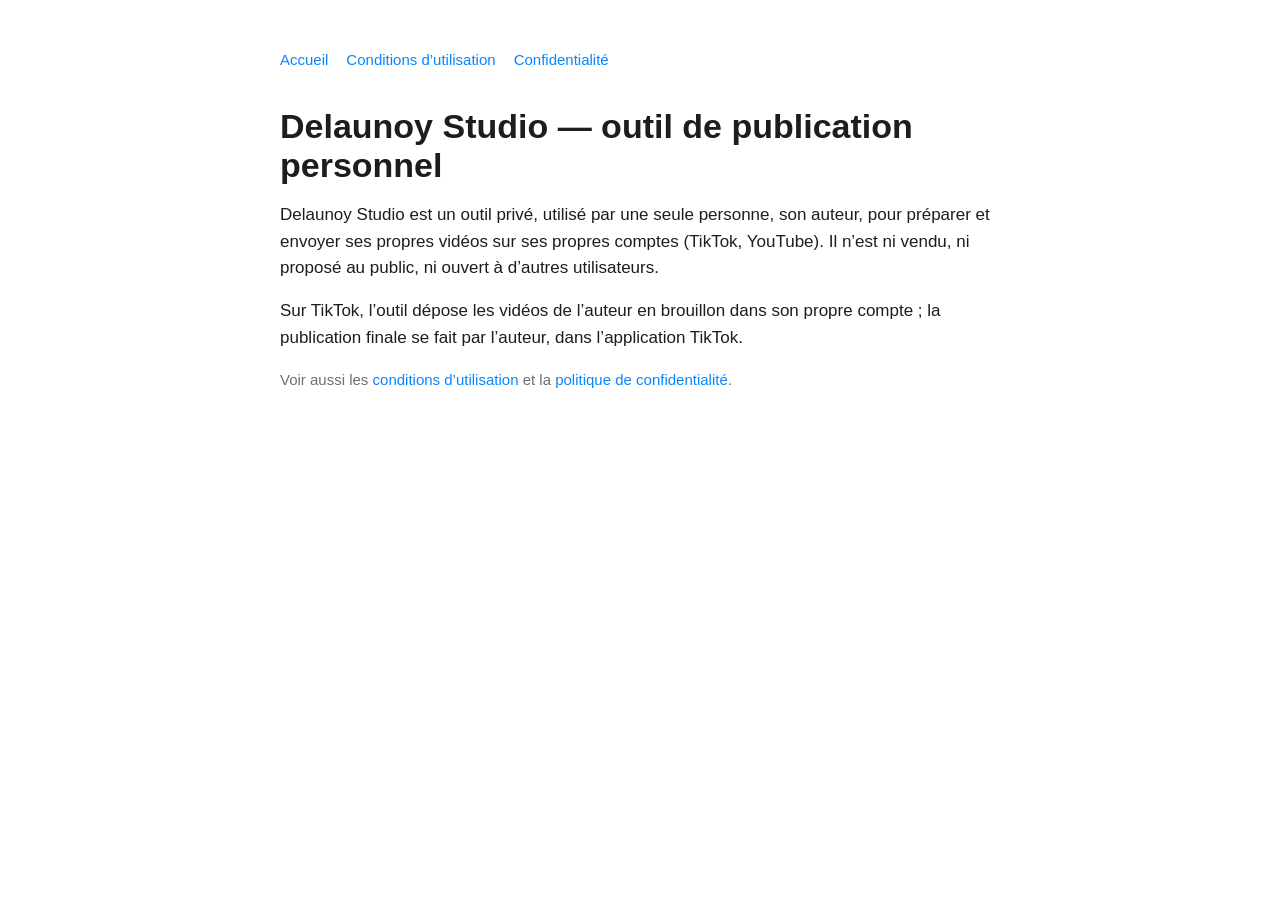
<file: index.html>
<!doctype html><html lang="fr"><head><meta charset="utf-8"><meta name="viewport" content="width=device-width, initial-scale=1"><title>Delaunoy Studio</title><link rel="stylesheet" href="style.css"></head>
<body><main><nav><a href="./">Accueil</a><a href="conditions.html">Conditions d’utilisation</a><a href="confidentialite.html">Confidentialité</a></nav>
<h1>Delaunoy Studio — outil de publication personnel</h1>
<p>Delaunoy Studio est un outil privé, utilisé par une seule personne, son auteur, pour préparer et envoyer ses propres vidéos sur ses propres comptes (TikTok, YouTube). Il n’est ni vendu, ni proposé au public, ni ouvert à d’autres utilisateurs.</p>
<p>Sur TikTok, l’outil dépose les vidéos de l’auteur en brouillon dans son propre compte ; la publication finale se fait par l’auteur, dans l’application TikTok.</p>
<p class="m">Voir aussi les <a href="conditions.html">conditions d’utilisation</a> et la <a href="confidentialite.html">politique de confidentialité</a>.</p>
</main></body></html>
</file>
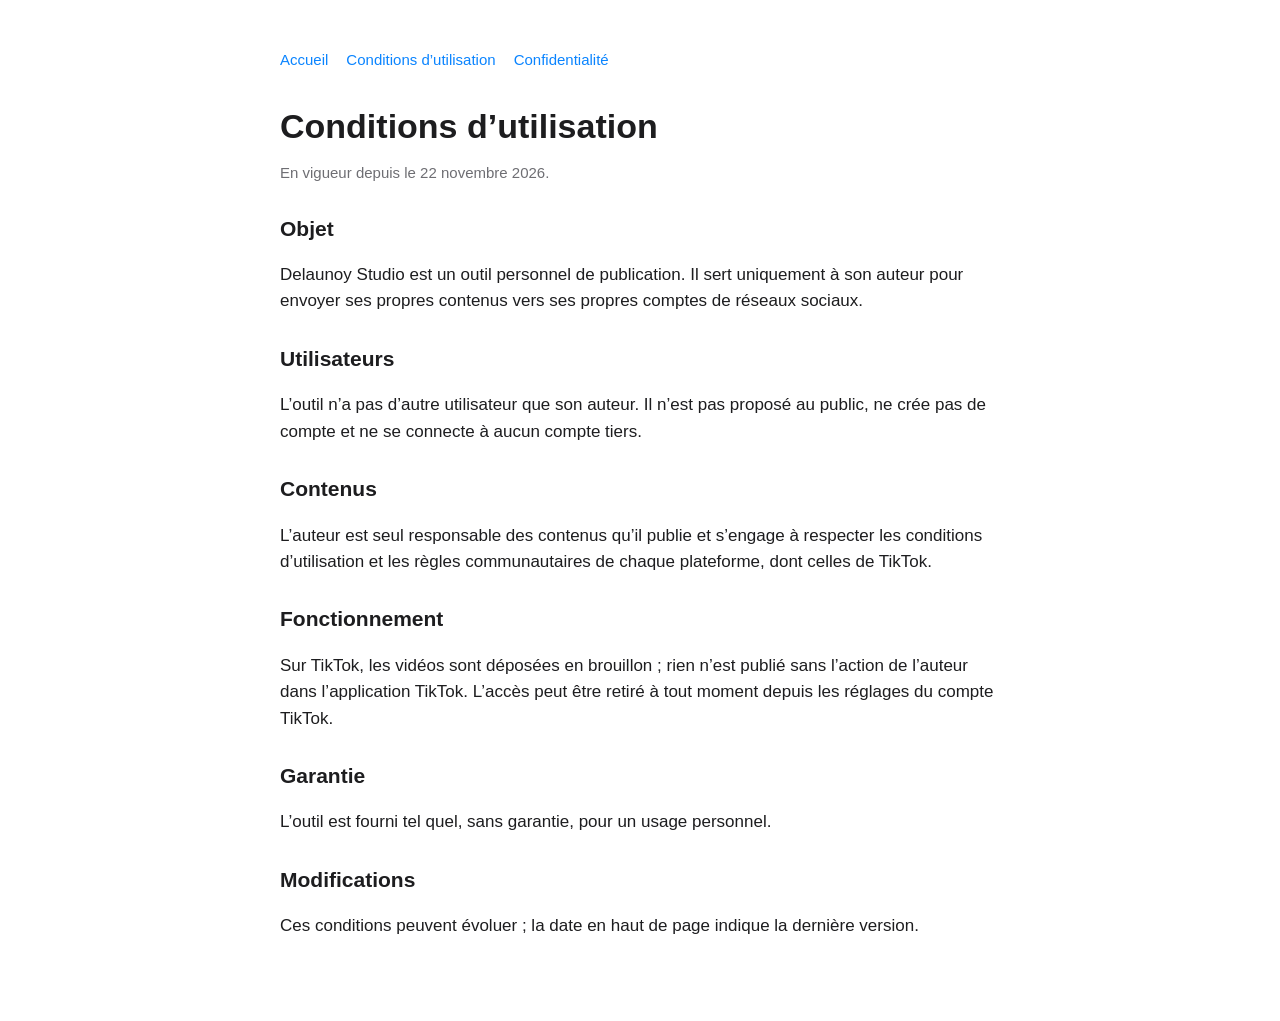
<file: conditions.html>
<!doctype html><html lang="fr"><head><meta charset="utf-8"><meta name="viewport" content="width=device-width, initial-scale=1"><title>Conditions d’utilisation — Delaunoy Studio</title><link rel="stylesheet" href="style.css"></head>
<body><main><nav><a href="./">Accueil</a><a href="conditions.html">Conditions d’utilisation</a><a href="confidentialite.html">Confidentialité</a></nav>
<h1>Conditions d’utilisation</h1><p class="m">En vigueur depuis le 22 novembre 2026.</p>
<h2>Objet</h2><p>Delaunoy Studio est un outil personnel de publication. Il sert uniquement à son auteur pour envoyer ses propres contenus vers ses propres comptes de réseaux sociaux.</p>
<h2>Utilisateurs</h2><p>L’outil n’a pas d’autre utilisateur que son auteur. Il n’est pas proposé au public, ne crée pas de compte et ne se connecte à aucun compte tiers.</p>
<h2>Contenus</h2><p>L’auteur est seul responsable des contenus qu’il publie et s’engage à respecter les conditions d’utilisation et les règles communautaires de chaque plateforme, dont celles de TikTok.</p>
<h2>Fonctionnement</h2><p>Sur TikTok, les vidéos sont déposées en brouillon ; rien n’est publié sans l’action de l’auteur dans l’application TikTok. L’accès peut être retiré à tout moment depuis les réglages du compte TikTok.</p>
<h2>Garantie</h2><p>L’outil est fourni tel quel, sans garantie, pour un usage personnel.</p>
<h2>Modifications</h2><p>Ces conditions peuvent évoluer ; la date en haut de page indique la dernière version.</p>
</main></body></html>
</file>
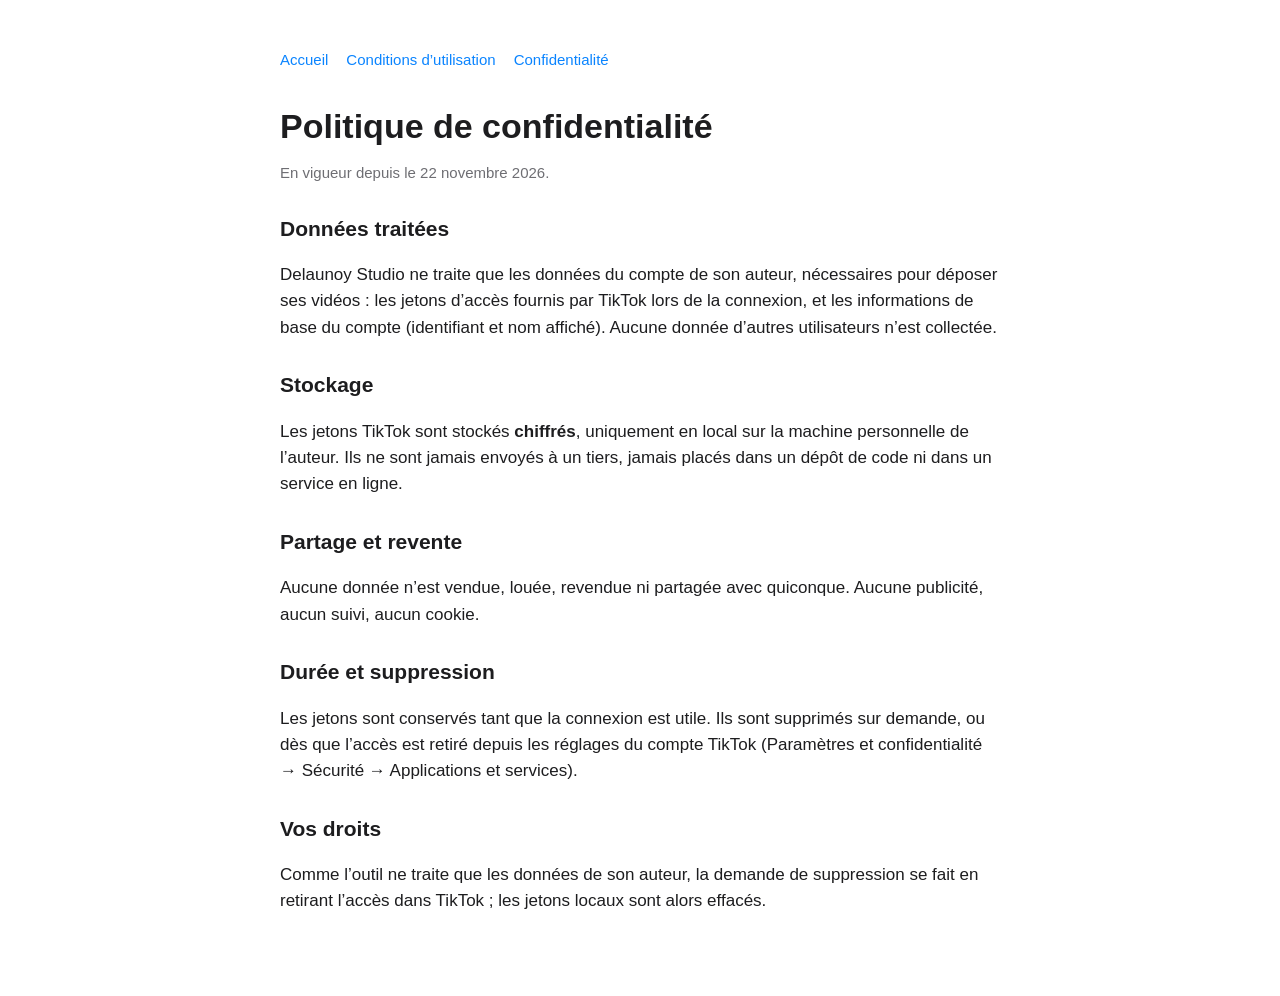
<file: confidentialite.html>
<!doctype html><html lang="fr"><head><meta charset="utf-8"><meta name="viewport" content="width=device-width, initial-scale=1"><title>Politique de confidentialité — Delaunoy Studio</title><link rel="stylesheet" href="style.css"></head>
<body><main><nav><a href="./">Accueil</a><a href="conditions.html">Conditions d’utilisation</a><a href="confidentialite.html">Confidentialité</a></nav>
<h1>Politique de confidentialité</h1><p class="m">En vigueur depuis le 22 novembre 2026.</p>
<h2>Données traitées</h2><p>Delaunoy Studio ne traite que les données du compte de son auteur, nécessaires pour déposer ses vidéos : les jetons d’accès fournis par TikTok lors de la connexion, et les informations de base du compte (identifiant et nom affiché). Aucune donnée d’autres utilisateurs n’est collectée.</p>
<h2>Stockage</h2><p>Les jetons TikTok sont stockés <strong>chiffrés</strong>, uniquement en local sur la machine personnelle de l’auteur. Ils ne sont jamais envoyés à un tiers, jamais placés dans un dépôt de code ni dans un service en ligne.</p>
<h2>Partage et revente</h2><p>Aucune donnée n’est vendue, louée, revendue ni partagée avec quiconque. Aucune publicité, aucun suivi, aucun cookie.</p>
<h2>Durée et suppression</h2><p>Les jetons sont conservés tant que la connexion est utile. Ils sont supprimés sur demande, ou dès que l’accès est retiré depuis les réglages du compte TikTok (Paramètres et confidentialité → Sécurité → Applications et services).</p>
<h2>Vos droits</h2><p>Comme l’outil ne traite que les données de son auteur, la demande de suppression se fait en retirant l’accès dans TikTok ; les jetons locaux sont alors effacés.</p>
</main></body></html>
</file>
<file: style.css>
:root { color-scheme: light dark; --t: #1d1d1f; --m: #6e6e73; --f: #fff; --a: #0a84ff; }
@media (prefers-color-scheme: dark) { :root { --t: #f5f5f7; --m: #a1a1a6; --f: #000; } }
body { margin: 0; background: var(--f); color: var(--t); font: 17px/1.55 -apple-system, BlinkMacSystemFont, "Segoe UI", Roboto, sans-serif; }
main { max-width: 720px; margin: 0 auto; padding: 48px 20px 64px; }
nav { display: flex; gap: 18px; margin-bottom: 36px; font-size: 15px; }
a { color: var(--a); text-decoration: none; }
h1 { font-size: 34px; line-height: 1.15; margin: 0 0 12px; }
h2 { font-size: 21px; margin: 28px 0 8px; }
p, li { color: var(--t); }
.m { color: var(--m); font-size: 15px; }
</file>
